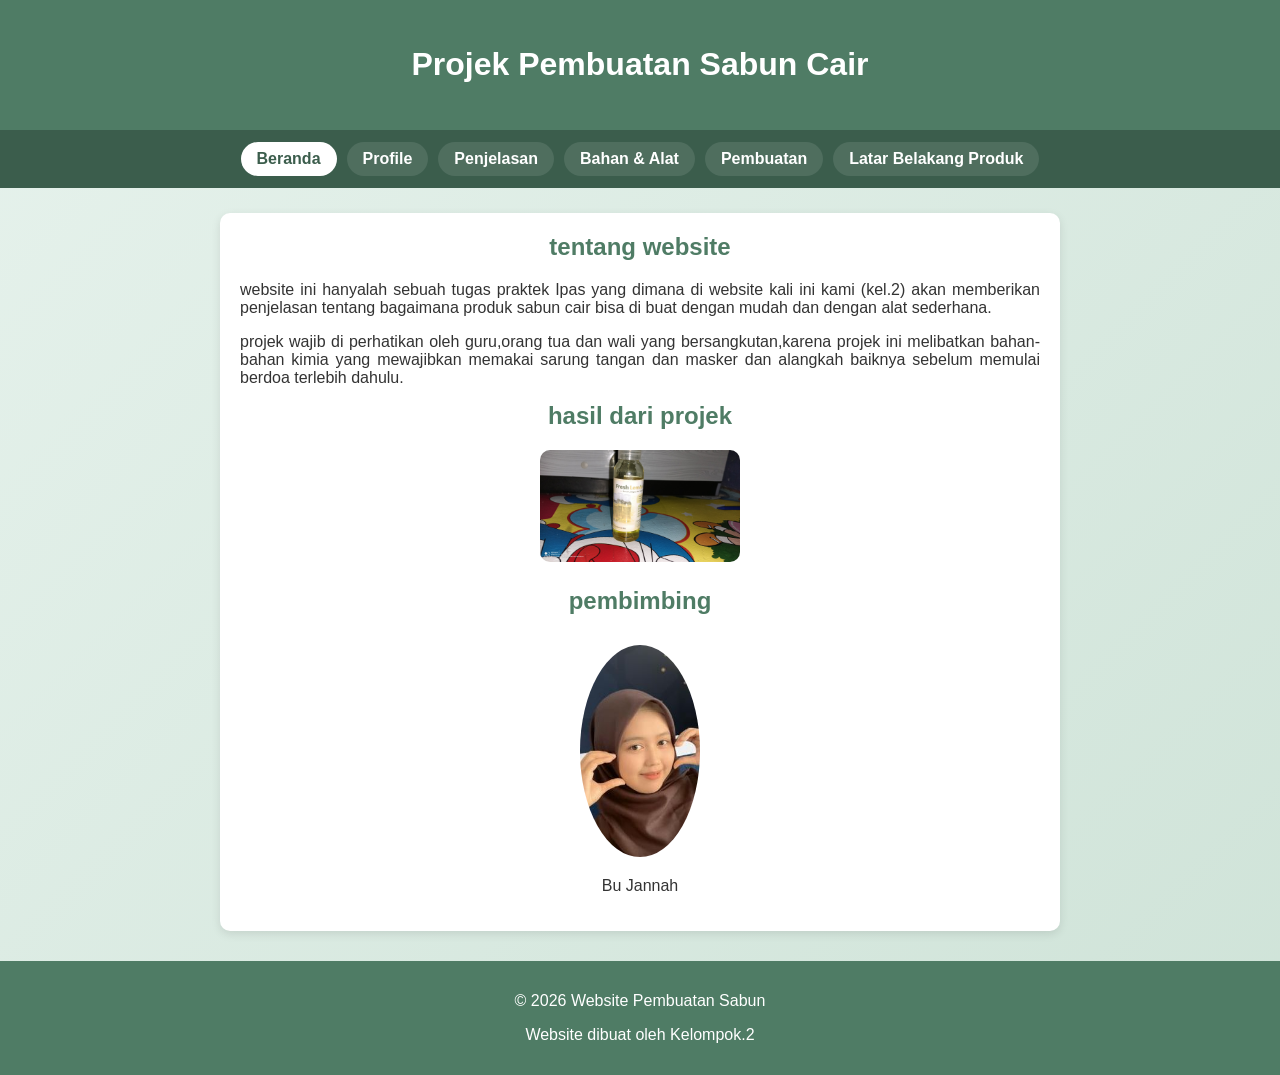
<file: index.html>
<!DOCTYPE html>

<html>
<head>
  <meta http-equiv="CONTENT-TYPE" content="text/html; charset=UTF-8">
  <meta name="viewport" content="width=device-width, initial-scale=1.0">
  <title>Projek Praktek Ipas Kel.2</title>
  <link rel="stylesheet" href="beranda.css">
</head>
<body>
  
  
  <header>
    <h1>Projek Pembuatan Sabun Cair</h1>
  </header>
  
  <nav>
    <a href="index.html" class="active" >Beranda</a>
    <a href="profile.html">Profile</a>
    <a href="penjelasan.html">Penjelasan</a>
    <a href="bahan.html">Bahan & Alat</a>
    <a href="pembuatan.html">Pembuatan</a>
    <a href="latar_belakang.html" >Latar Belakang Produk</a>
</nav>
  
  <section>
    <h1>tentang website</h1>
    <p class="p1">website ini hanyalah sebuah tugas praktek Ipas yang dimana di website kali ini kami (kel.2)
      akan memberikan penjelasan tentang bagaimana produk sabun cair bisa di buat dengan mudah
      dan dengan alat sederhana.</p>
    <p class="p2">projek wajib di perhatikan oleh guru,orang tua dan wali yang bersangkutan,karena projek ini
      melibatkan bahan-bahan kimia yang mewajibkan memakai sarung tangan dan masker dan alangkah baiknya
      sebelum memulai berdoa terlebih dahulu.
    </p>
    <h2>hasil dari projek</h2>
    <div class="hasil">
    <img src="hasil.jpg">
    </div>
    <div class="guru">
      <h2>pembimbing</h2>
  <img src="Bu jannah.jpg">
  <p>Bu Jannah</p>
</div>
  </section>
  
  <footer>
  <p>© 2026 Website Pembuatan Sabun</p>
  <p >Website dibuat oleh Kelompok.2</p>
</footer>
</body>
</html>
</file>
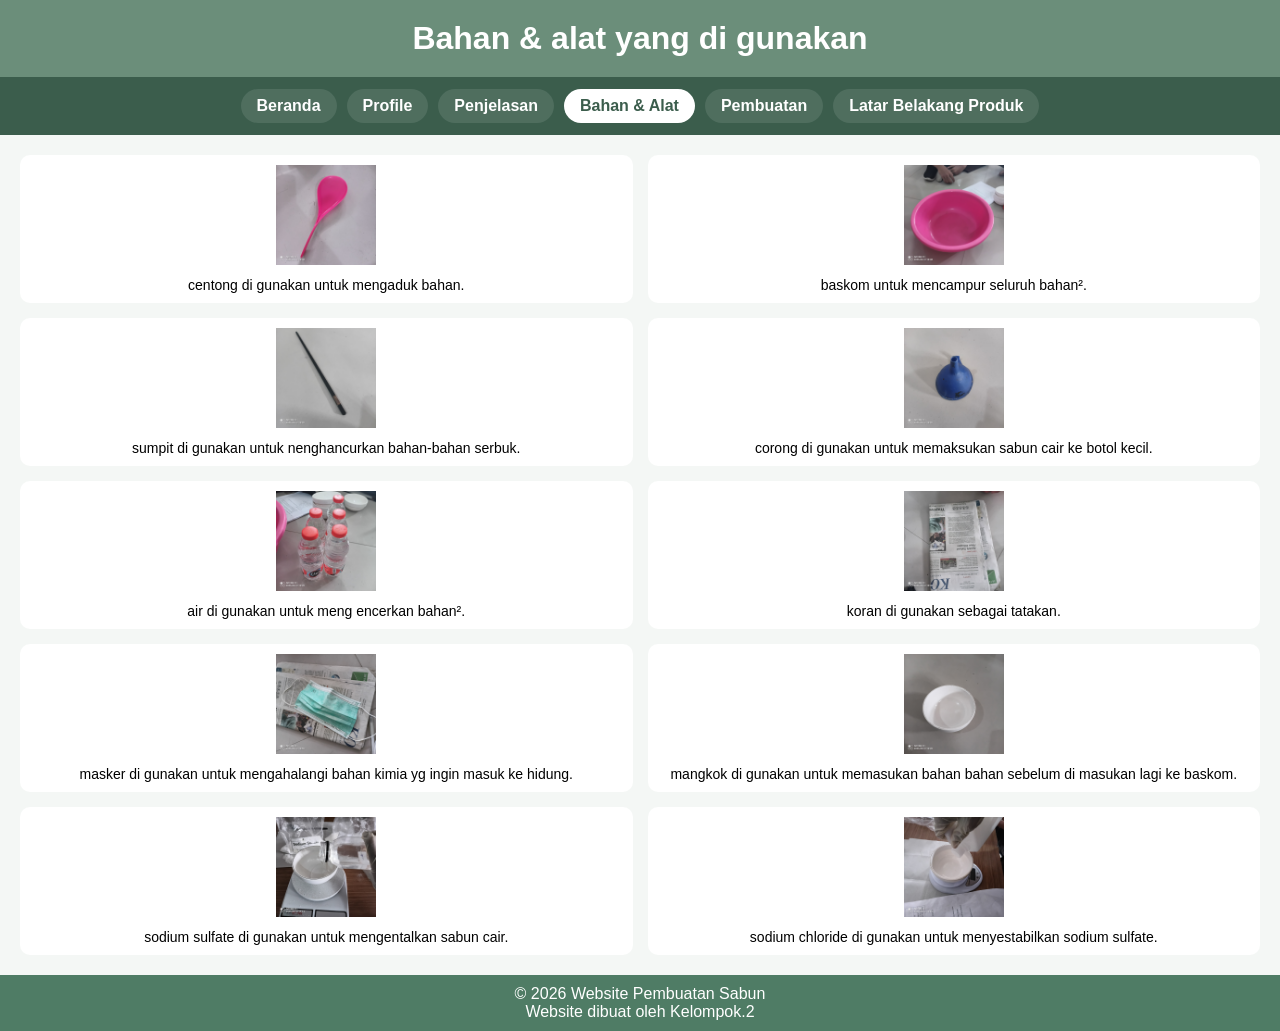
<file: bahan.html>
<!DOCTYPE html>

<html>
<head>
  <meta http-equiv="CONTENT-TYPE" content="text/html; charset=UTF-8">
  <meta name="viewport" content="width=device-width, initial-scale=1.0">
  <title>Bahan dan alat</title>
  <link rel="stylesheet" href="bahan.css">
</head>
<body>
 
  
  <header>
    <h1>Bahan & alat yang di gunakan</h1>
  </header>
  
    <nav>
    <a href="index.html" >Beranda</a>
    <a href="profile.html">Profile</a>
    <a href="penjelasan.html">Penjelasan</a>
    <a href="bahan.html" class="active">Bahan & Alat</a>
    <a href="pembuatan.html">Pembuatan</a>
    <a href="latar_belakang.html">Latar Belakang Produk</a>
</nav>
  
  <main>
    <div class="item">
  <img src="centong.jpg" alt="centong">
  <p>centong di gunakan untuk mengaduk bahan.</p>
</div>
    <div class="item">
  <img src="baskom.jpg" alt="baskom">
  <p>baskom untuk mencampur seluruh bahan².</p>
</div>
    <div class="item">
  <img src="sumpit.jpg" alt="sumpit">
  <p>sumpit di gunakan untuk nenghancurkan bahan-bahan serbuk.</p>
</div>
    <div class="item">
  <img src="mangkok.jpg" alt="mangkok">
  <p>corong di gunakan untuk memaksukan sabun cair ke botol kecil.</p>
</div>
    <div class="item">
  <img src="air.jpg" alt="air">
  <p>air di gunakan untuk meng encerkan bahan².</p>
</div>
    <div class="item">
  <img src="koran.jpg" alt="koran">
  <p>koran di gunakan sebagai tatakan.</p>
</div>
    <div class="item">
  <img src="masker.jpg" alt="masker">
  <p>masker di gunakan untuk mengahalangi bahan kimia yg ingin masuk ke hidung.</p>
</div>
    <div class="item">
  <img src="cerong.jpg" alt="cerong">
  <p>mangkok di gunakan untuk memasukan bahan bahan sebelum di masukan lagi ke baskom.</p>
    </div>
    <div class="item">
  <img src="1.jpg" alt="Sendok">
  <p>sodium sulfate di gunakan untuk mengentalkan sabun cair.</p>
</div>
    <div class="item">
  <img src="2.jpg" alt="Sendok">
  <p>sodium chloride di gunakan untuk menyestabilkan sodium sulfate.</p>
</div>
  </main>
  <footer>
  <p>© 2026 Website Pembuatan Sabun</p>
  <p>Website dibuat oleh Kelompok.2</p>
</footer>
</body>
</html>
</file>
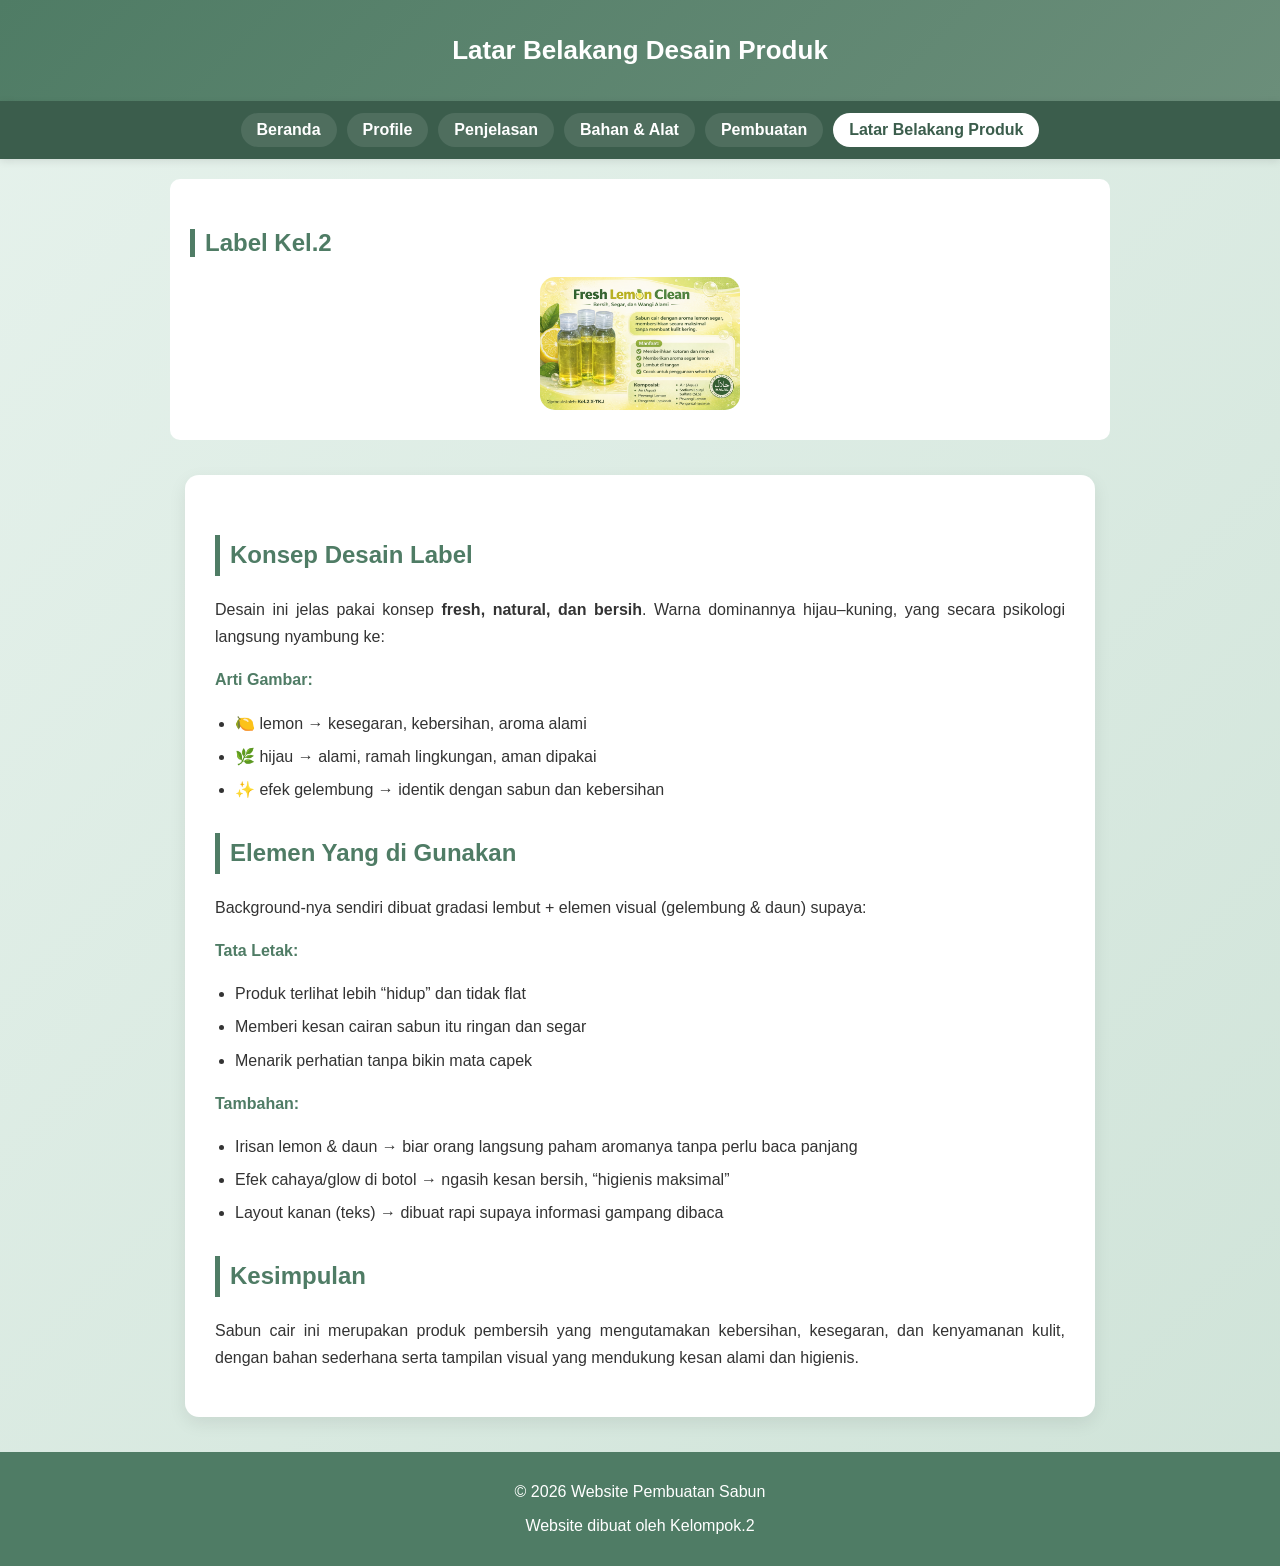
<file: latar_belakang.html>
<!DOCTYPE html>
<html lang="id">
<head>
    <meta charset="UTF-8">
    <meta name="viewport" content="width=device-width, initial-scale=1.0">
    <title>Latar Belakang Desain Sabun</title>
  <link rel="stylesheet" href="latar.css">
</head>
<body>
    
    <header>
        <h1>Latar Belakang Desain Produk</h1>
    </header>
    
       <nav>
    <a href="index.html" >Beranda</a>
    <a href="profile.html">Profile</a>
    <a href="penjelasan.html">Penjelasan</a>
    <a href="bahan.html">Bahan & Alat</a>
    <a href="pembuatan.html">Pembuatan</a>
    <a href="latar_belakang.html" class="active">Latar Belakang Produk</a>
</nav>
    
    <div>
        <h2>Label Kel.2</h2>
        <img src="label.jpg">
    </div>
    
    <main>

        <h2>Konsep Desain Label</h2>
<p class="p1">
Desain ini jelas pakai konsep <b>fresh, natural, dan bersih</b>. 
Warna dominannya hijau–kuning, yang secara psikologi langsung nyambung ke:
</p>
       
        <p><strong>Arti Gambar:</strong></p>
<ul>
    <li>🍋 lemon → kesegaran, kebersihan, aroma alami</li>
    <li>🌿 hijau → alami, ramah lingkungan, aman dipakai</li>
    <li>✨ efek gelembung → identik dengan sabun dan kebersihan</li>
</ul>

        <h2>Elemen Yang di Gunakan</h2>
        
<p class="p1">
Background-nya sendiri dibuat gradasi lembut + elemen visual (gelembung & daun) supaya:
</p>
        
        
        <p><strong>Tata Letak:</strong></p>

<ul>
    <li>Produk terlihat lebih “hidup” dan tidak flat</li>
    <li>Memberi kesan cairan sabun itu ringan dan segar</li>
    <li>Menarik perhatian tanpa bikin mata capek</li>
</ul>

<p><strong>Tambahan:</strong></p>
<ul>
    <li>Irisan lemon & daun → biar orang langsung paham aromanya tanpa perlu baca panjang</li>
    <li>Efek cahaya/glow di botol → ngasih kesan bersih, “higienis maksimal”</li>
    <li>Layout kanan (teks) → dibuat rapi supaya informasi gampang dibaca</li>
</ul>

        <h2>Kesimpulan</h2>
<p class="p1"> 
Sabun cair ini merupakan produk pembersih yang mengutamakan kebersihan, kesegaran, 
dan kenyamanan kulit, dengan bahan sederhana serta tampilan visual yang mendukung kesan alami dan higienis.
</p>

        </main>

     <footer>
  <p>© 2026 Website Pembuatan Sabun</p>
  <p >Website dibuat oleh Kelompok.2</p>
</footer>
</body>
</html>
</file>
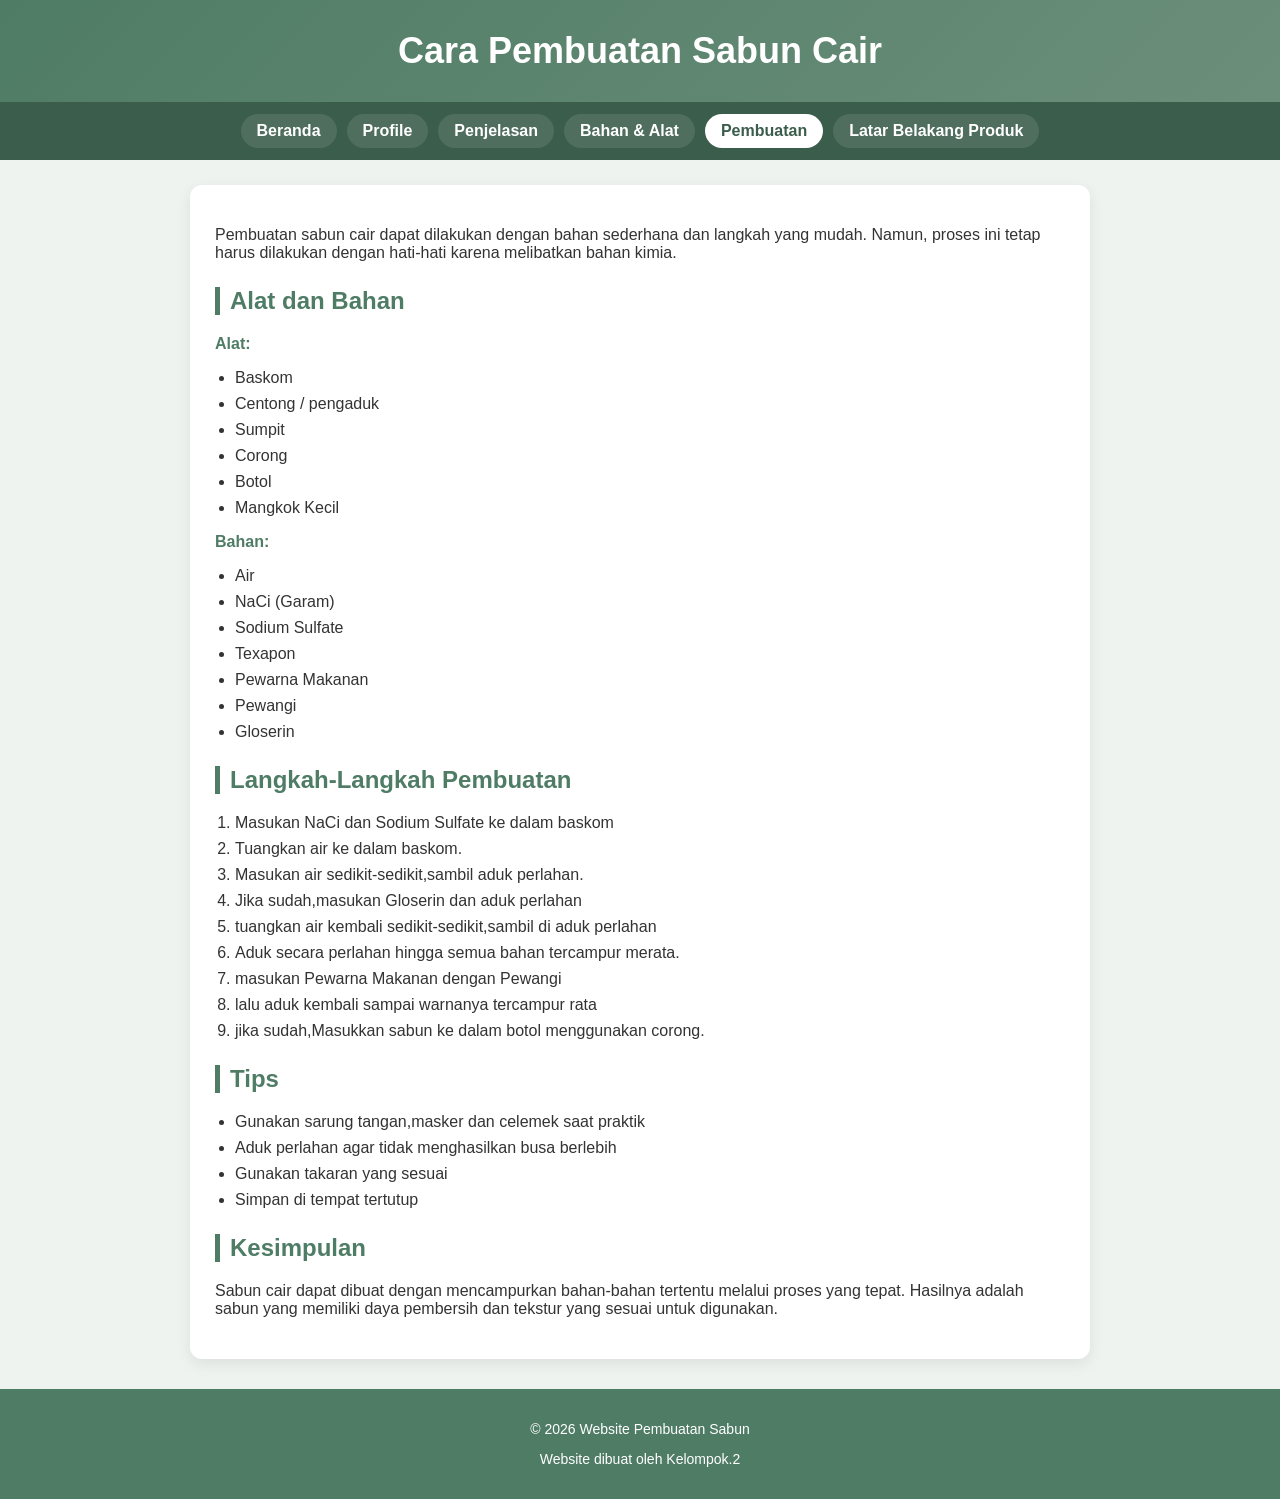
<file: pembuatan.html>
<!DOCTYPE html>
<html lang="id">
<head>
    <meta charset="UTF-8">
    <meta name="viewport" content="width=device-width, initial-scale=1.0">
    <title>Pembuatan Sabun Cair</title>
    <link rel="stylesheet" href="pembuatan.css">
</head>

<body>

<header>
    <h1>Cara Pembuatan Sabun Cair</h1>
</header>
  
 
      <nav>
    <a href="index.html" >Beranda</a>
    <a href="profile.html">Profile</a>
    <a href="penjelasan.html">Penjelasan</a>
    <a href="bahan.html">Bahan & Alat</a>
    <a href="pembuatan.html" class="active">Pembuatan</a>
    <a href="latar_belakang.html" >Latar Belakang Produk</a>
</nav>
    
<main>

    <p>
        Pembuatan sabun cair dapat dilakukan dengan bahan sederhana dan langkah yang mudah.
        Namun, proses ini tetap harus dilakukan dengan hati-hati karena melibatkan bahan kimia.
    </p>

    <h2>Alat dan Bahan</h2>

    <p><strong>Alat:</strong></p>
    <ul>
        <li>Baskom</li>
        <li>Centong / pengaduk</li>
        <li>Sumpit</li>
        <li>Corong</li>
        <li>Botol</li>
        <li>Mangkok Kecil</li>
    </ul>

    <p><strong>Bahan:</strong></p>
    <ul>
        <li>Air</li>
        <li>NaCi (Garam)</li>
        <li>Sodium Sulfate</li>
        <li>Texapon</li>
        <li>Pewarna Makanan</li>
        <li>Pewangi</li>
        <li>Gloserin</li>
    </ul>

    <h2>Langkah-Langkah Pembuatan</h2>

    <ol>
        <li>Masukan NaCi dan Sodium Sulfate ke dalam baskom</li>
        <li>Tuangkan air ke dalam baskom.</li>
        <li>Masukan air sedikit-sedikit,sambil aduk perlahan.</li>
        <li>Jika sudah,masukan Gloserin dan aduk perlahan</li>
        <li>tuangkan air kembali sedikit-sedikit,sambil di aduk perlahan</li>
        <li>Aduk secara perlahan hingga semua bahan tercampur merata.</li>
        <li>masukan Pewarna Makanan dengan Pewangi</li>
        <li>lalu aduk kembali sampai warnanya tercampur rata</li>
        <li> jika sudah,Masukkan sabun ke dalam botol menggunakan corong.</li>
    </ol>

    <h2>Tips</h2>
    <ul>
        <li>Gunakan sarung tangan,masker dan celemek saat praktik</li>
        <li>Aduk perlahan agar tidak menghasilkan busa berlebih</li>
        <li>Gunakan takaran yang sesuai</li>
        <li>Simpan di tempat tertutup</li>
    </ul>

    <h2>Kesimpulan</h2>
    <p>
        Sabun cair dapat dibuat dengan mencampurkan bahan-bahan tertentu melalui proses yang tepat.
        Hasilnya adalah sabun yang memiliki daya pembersih dan tekstur yang sesuai untuk digunakan.
    </p>

</main>

<footer>
    <p>© 2026 Website Pembuatan Sabun</p>
    <p>Website dibuat oleh Kelompok.2</p>
</footer>

</body>
</html>
</file>
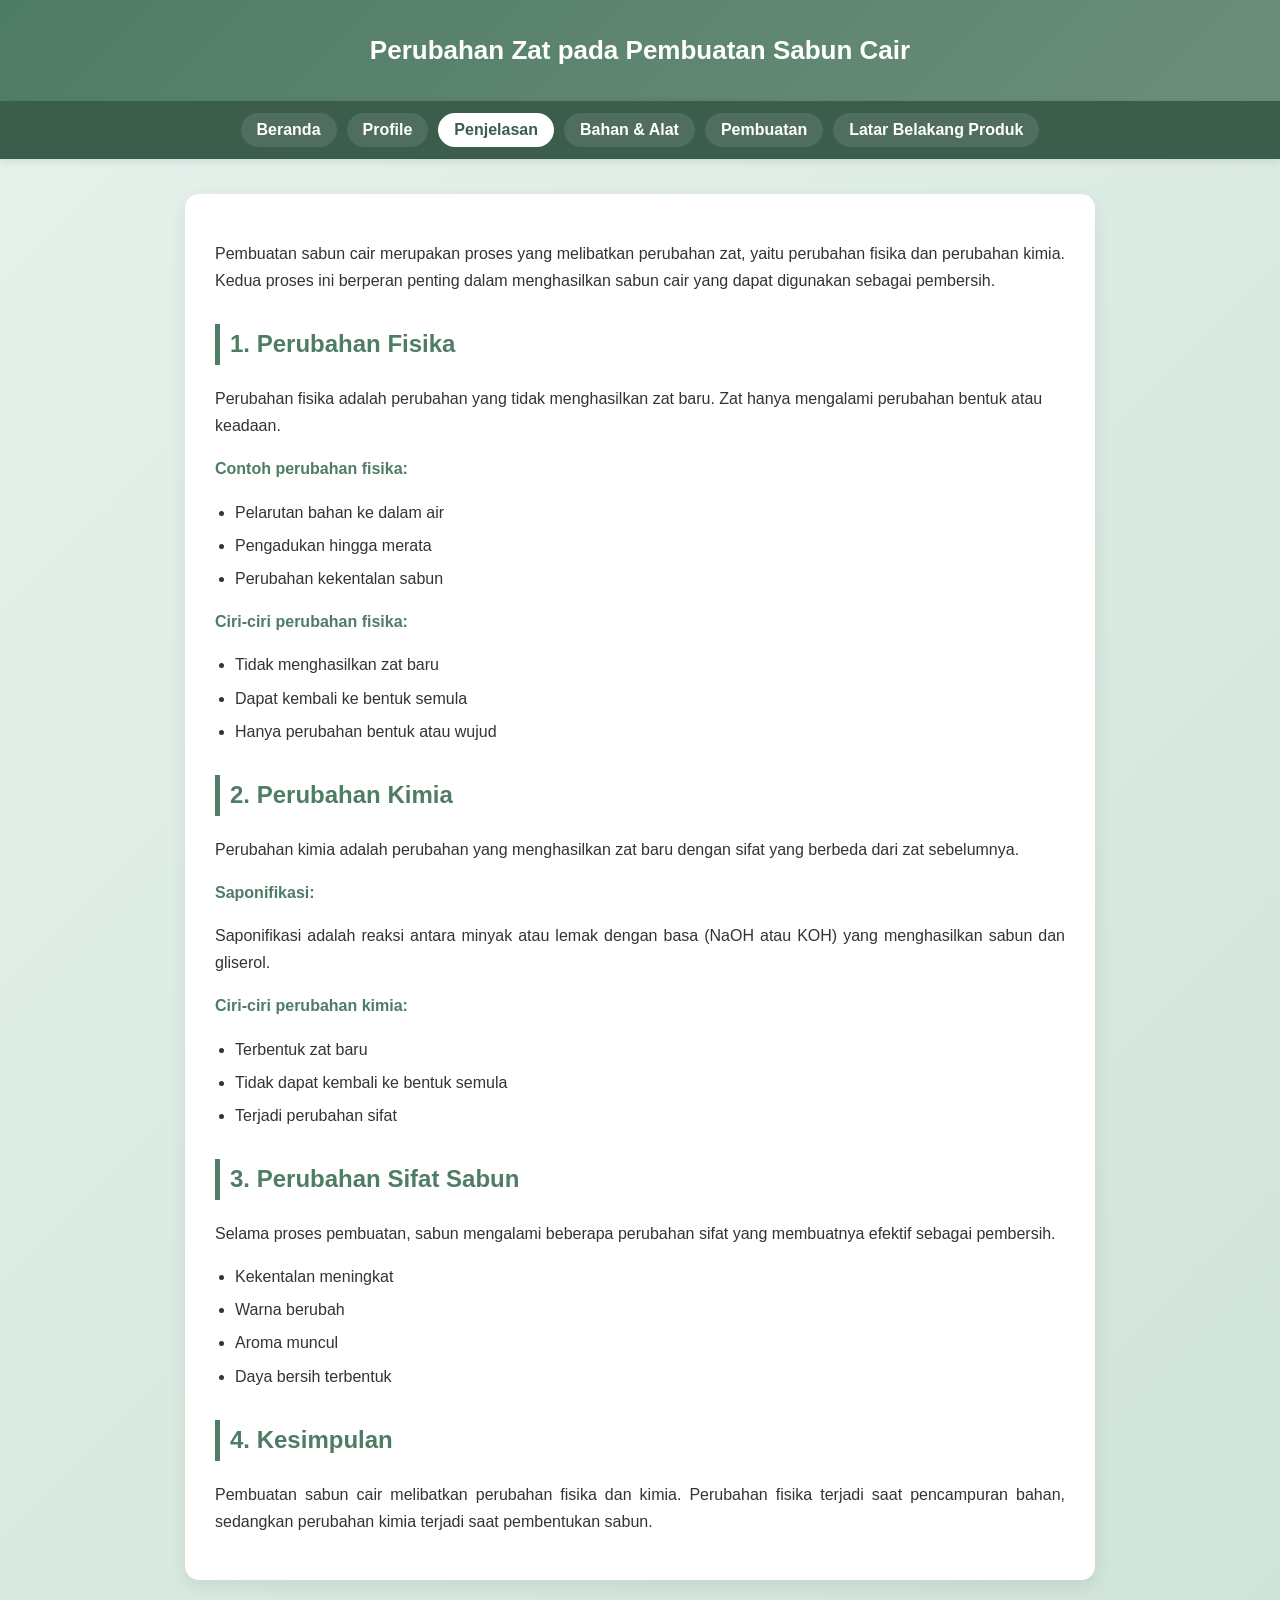
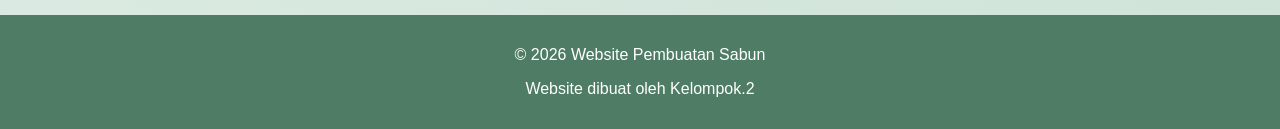
<file: penjelasan.html>
<!DOCTYPE html>
<html lang="id">
<head>
    <meta charset="UTF-8">
    <meta name="viewport" content="width=device-width, initial-scale=1.0">
    <title>Perubahan Zat Sabun Cair</title>
  <link rel="stylesheet" href="penjelasan.css">
</head>

<body>
  
    <header>
        <h1>Perubahan Zat pada Pembuatan Sabun Cair</h1>
    </header>
  
   <nav>
    <a href="index.html" >Beranda</a>
    <a href="profile.html">Profile</a>
    <a href="penjelasan.html" class="active">Penjelasan</a>
    <a href="bahan.html">Bahan & Alat</a>
    <a href="pembuatan.html">Pembuatan</a>
    <a href="latar_belakang.html" >Latar Belakang Produk</a>
</nav>

    <main>

        <p class="p1">
            Pembuatan sabun cair merupakan proses yang melibatkan perubahan zat,
            yaitu perubahan fisika dan perubahan kimia. Kedua proses ini berperan
            penting dalam menghasilkan sabun cair yang dapat digunakan sebagai
            pembersih.
        </p>

        <h2>1. Perubahan Fisika</h2>
        <p>
            Perubahan fisika adalah perubahan yang tidak menghasilkan zat baru.
            Zat hanya mengalami perubahan bentuk atau keadaan.
        </p>

        <p><strong>Contoh perubahan fisika:</strong></p>
        <ul>
            <li>Pelarutan bahan ke dalam air</li>
            <li>Pengadukan hingga merata</li>
            <li>Perubahan kekentalan sabun</li>
        </ul>

        <p><strong>Ciri-ciri perubahan fisika:</strong></p>
        <ul>
            <li>Tidak menghasilkan zat baru</li>
            <li>Dapat kembali ke bentuk semula</li>
            <li>Hanya perubahan bentuk atau wujud</li>
        </ul>

        <h2>2. Perubahan Kimia</h2>
        <p class="p1">
            Perubahan kimia adalah perubahan yang menghasilkan zat baru dengan
            sifat yang berbeda dari zat sebelumnya.
        </p>

        <p><strong>Saponifikasi:</strong></p>
        <p class="p1">
            Saponifikasi adalah reaksi antara minyak atau lemak dengan basa
            (NaOH atau KOH) yang menghasilkan sabun dan gliserol.
        </p>

        <p><strong>Ciri-ciri perubahan kimia:</strong></p>
        <ul>
            <li>Terbentuk zat baru</li>
            <li>Tidak dapat kembali ke bentuk semula</li>
            <li>Terjadi perubahan sifat</li>
        </ul>

        <h2>3. Perubahan Sifat Sabun</h2>
        <p class="p1">
            Selama proses pembuatan, sabun mengalami beberapa perubahan sifat
            yang membuatnya efektif sebagai pembersih.
        </p>

        <ul>
            <li>Kekentalan meningkat</li>
            <li>Warna berubah</li>
            <li>Aroma muncul</li>
            <li>Daya bersih terbentuk</li>
        </ul>

        <h2>4. Kesimpulan</h2>
        <p class="p1">
            Pembuatan sabun cair melibatkan perubahan fisika dan kimia.
            Perubahan fisika terjadi saat pencampuran bahan, sedangkan
            perubahan kimia terjadi saat pembentukan sabun.
        </p>
    </main>

  <footer>
  <p>© 2026 Website Pembuatan Sabun</p>
  <p>Website dibuat oleh Kelompok.2</p>
</footer>
</body>
</html>
</file>
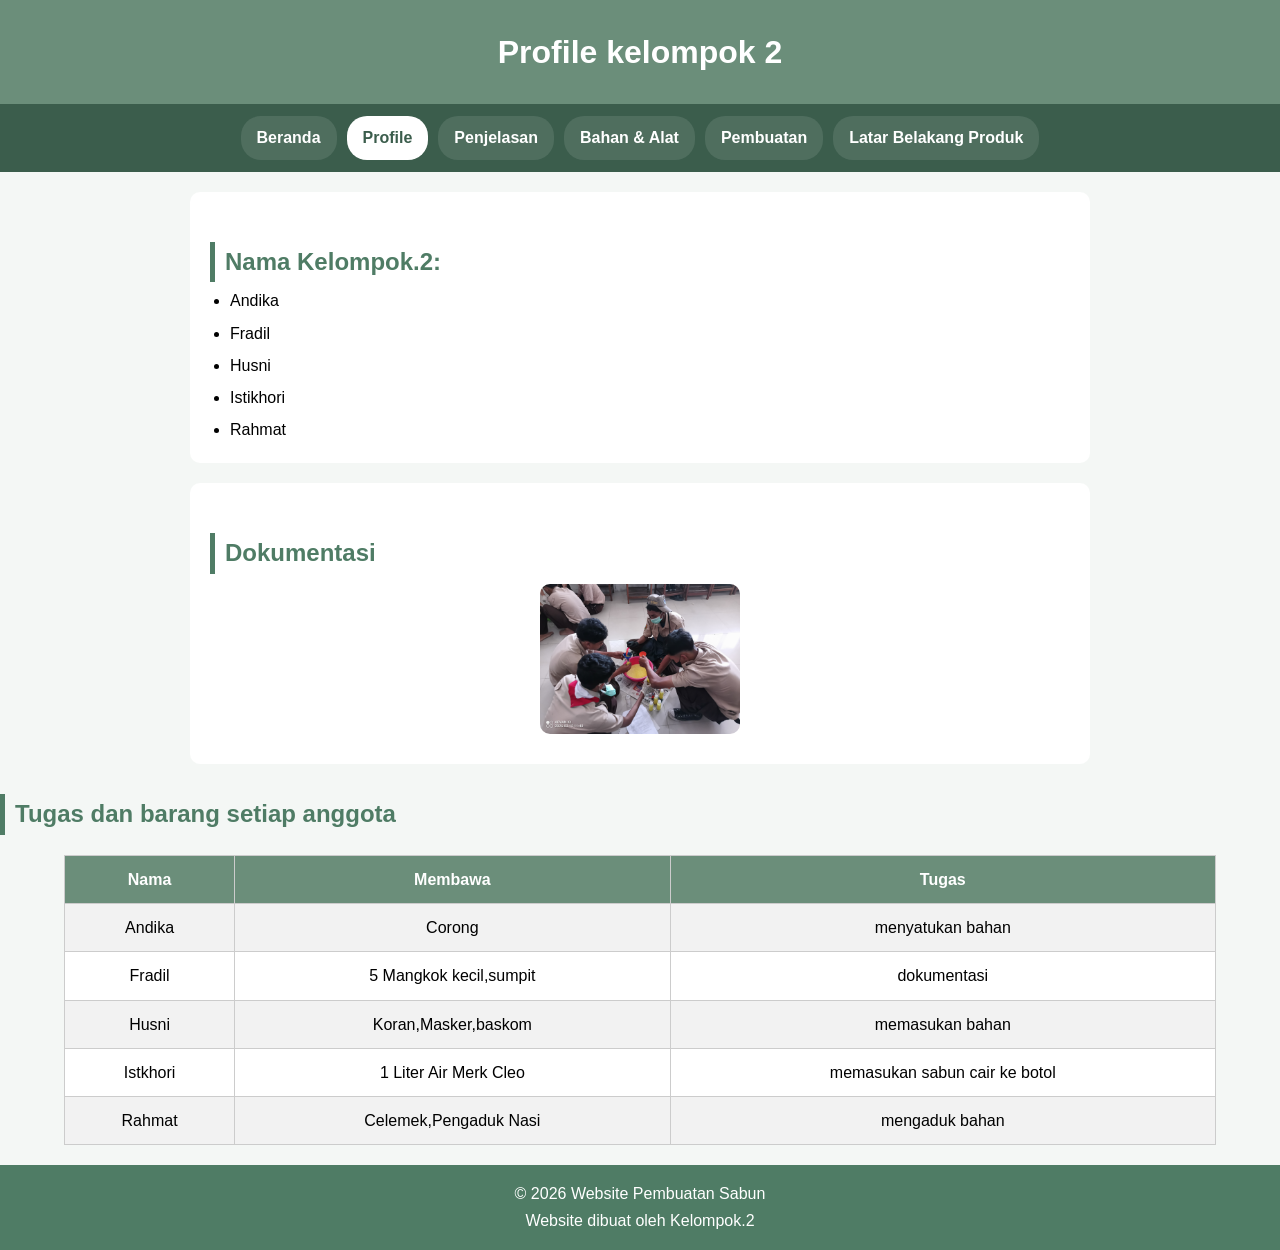
<file: profile.html>
<!DOCTYPE html>

<html>
<head>
  <meta http-equiv="CONTENT-TYPE" content="text/html; charset=UTF-8">
  <meta name="viewport" content="width=device-width, initial-scale=1.0">
  <title>Profile kel.2</title>
  <link rel="stylesheet" href="profile.css">
</head>
<body>
  

  
  <header>
  <h1>Profile kelompok 2</h1>
  </header>
 
      <nav>
    <a href="index.html" >Beranda</a>
    <a href="profile.html" class="active">Profile</a>
    <a href="penjelasan.html">Penjelasan</a>
    <a href="bahan.html">Bahan & Alat</a>
    <a href="pembuatan.html">Pembuatan</a>
    <a href="latar_belakang.html" >Latar Belakang Produk</a>
      </nav>
  
  <section>
    <h2>Nama Kelompok.2:</h2>
 <ul>
  <li>Andika</li>
  <li>Fradil</li>
  <li>Husni</li>
  <li>Istikhori</li>
  <li>Rahmat</li>
  </section>
  </ul>
  
  <section>
    <h2>Dokumentasi</h2>
    <img src="profile.jpg">
  </section>
  
  <main>
    <h2 class="1">Tugas dan barang setiap anggota</h2>
    <table>
      <tr>
        <th>Nama</th>
        <th>Membawa</th>
        <th>Tugas</th>
      </tr>
      <tr>
        <td>Andika</td>
        <td>Corong</td>
        <td>menyatukan bahan</td>
      </tr>
      <tr>
        <td>Fradil</td>
        <td>5 Mangkok kecil,sumpit</td>
        <td>dokumentasi</td>
      </tr>
      <tr>
        <td>Husni</td>
        <td>Koran,Masker,baskom</td>
        <td>memasukan bahan</td>
      </tr>
      <tr>
        <td>Istkhori</td>
        <td>1 Liter Air Merk Cleo</td>
        <td>memasukan sabun cair ke botol</td>
      </tr>
      <tr>
        <td>Rahmat</td>
        <td>Celemek,Pengaduk Nasi</td>
        <td>mengaduk bahan</td>
      </tr>
    </table>
  </main>
  
  <footer>
  <p>© 2026 Website Pembuatan Sabun</p>
  <p>Website dibuat oleh Kelompok.2</p>
</footer>
</body>
</html>
</file>
<file: beranda.css>
body {
    font-family: Arial, sans-serif;
    margin: 0;
    background: linear-gradient(135deg, #e6f2ec, #cfe3d8);
    color: #333;
}

header {
    background: #4f7c65;
    color: white;
    text-align: center;
    padding: 25px 10px;
}

nav {
    display: flex;
    justify-content: center;
    flex-wrap: wrap;
    gap: 10px;
    background: #3b5d4c;
    padding: 12px;
}

nav a {
    color: white;
    text-decoration: none;
    padding: 8px 16px;
    border-radius: 20px;
    background: rgba(255,255,255,0.1);
    transition: 0.3s;
    font-weight: bold;
}

nav a:hover {
    background: white;
    color: #3b5d4c;
}

nav a.active {
    background: white;
    color: #3b5d4c;
}

section {
    max-width: 800px;
    margin: 25px auto;
    padding: 20px;
    background: white;
    border-radius: 10px;
    box-shadow: 0 3px 10px rgba(0,0,0,0.1);
    text-align: center;
}

section h1 {
    margin-top: 0;
    color: #4f7c65;
}

h2 {
    margin-top: 0;
    color: #4f7c65;
}

.p1, .p2 {
    text-align: justify;
    margin-bottom: 15px;
}

section img {
    margin-top: 10px;
    border-radius: 10px;
}

.hasil img{
    display: block;
    margin: 10px auto;
    max-width: 200px;
    border-radius: 10px;
    height: auto;
}

.guru {
    margin-top: 25px;
}

.guru img {
    width: 120px;
    border-radius: 50%;
    margin-top: 10px;
    background-color: 4f7c65;
}

footer {
    text-align: center;
    padding: 15px;
    background: #4f7c65;
    color: white;
    margin-top: 30px;
}
</file>
<file: bahan.css>
/* RESET DASAR */
* {
    margin: 0;
    padding: 0;
    box-sizing: border-box;
}

/* BODY */
body {
    font-family: Arial, sans-serif;
    background-color: #f4f7f5;
}

/* HEADER */
header {
    background-color: #6b8e7a;
    color: white;
    text-align: center;
    padding: 20px;
}

nav {
    display: flex;
    justify-content: center;
    flex-wrap: wrap;
    gap: 10px;
    background: #3b5d4c;
    padding: 12px;
}

nav a {
    color: white;
    text-decoration: none;
    padding: 8px 16px;
    border-radius: 20px;
    background: rgba(255,255,255,0.1);
    transition: 0.3s;
    font-weight: bold;
}

nav a:hover {
    background: white;
    color: #3b5d4c;
    transform: translateY(-2px);
}

nav a.active {
    background: white;
    color: #3b5d4c;
}

/* GRID UTAMA */
main {
    display: grid;
    grid-template-columns: repeat(2, 1fr); /* 2 kolom biar pasti keliatan */
    gap: 15px;
    padding: 20px;
}

/* ITEM */
.item {
    background-color: white;
    padding: 10px;
    border-radius: 10px;
    text-align: center;
}

/* GAMBAR */
.item img {
    width: 100px; /* kecilin biar rapi */
    height: auto;
}

/* TEKS */
.item p {
    margin-top: 8px;
    font-size: 14px;
}

/* FOOTER */
footer {
    background-color: #4f7c65;
    color: white;
    text-align: center;
    padding: 10px;
}
</file>
<file: latar.css>
body {
    font-family: Arial, sans-serif;
    margin: 0;
    background: linear-gradient(135deg, #e6f2ec, #cfe3d8);
    color: #333;
}

header {
    background: linear-gradient(135deg, #4f7c65, #6b8e7a);
    color: white;
    text-align: center;
    padding: 35px 15px;
}

header h1 {
    margin: 0;
    font-size: 26px;
}

header p {
    margin-top: 10px;
    font-size: 14px;
    opacity: 0.9;
}

nav {
    display: flex;
    justify-content: center;
    flex-wrap: wrap;
    gap: 10px;
    background: #3b5d4c;
    padding: 12px;
    box-shadow: 0 2px 8px rgba(0,0,0,0.1);
}

nav a {
    color: white;
    text-decoration: none;
    padding: 8px 16px;
    border-radius: 20px;
    background: rgba(255,255,255,0.1);
    transition: 0.3s;
    font-weight: bold;
}

nav a:hover {
    background: white;
    color: #3b5d4c;
    transform: translateY(-2px);
}

nav a.active {
    background: white;
    color: #3b5d4c;
}

div {
    max-width: 900px;
    margin: 20px auto;
    background: white;
    padding: 20px;
    border-radius: 10px;
}

div img{ 
    display: block;
    margin: 10px auto;
    max-width: 200px;
    border-radius: 15px;
}

main {
    max-width: 850px;
    margin: 35px auto;
    padding: 30px;
    background: white;
    border-radius: 14px;
    box-shadow: 0 6px 18px rgba(0,0,0,0.08);
    line-height: 1.7;
}

h2 {
    color: #4f7c65;
    margin-top: 30px;
    border-left: 5px solid #4f7c65;
    padding-left: 10px;
}

.p1{
    text-align: justify;
    margin-bottom: 15px;
}

ul {
    padding-left: 20px;
    margin-bottom: 15px;
}

li {
    margin-bottom: 6px;
}

strong {
    color: #4f7c65;
}

footer{
    text-align: center;
    padding: 15px;
    background: #4f7c65;
    color: white;
    margin-top: 30px;
}
</file>
<file: pembuatan.css>
body {
    font-family: Arial, sans-serif;
    margin: 0;
    background: #eef3f0;
    color: #333;
}

header {
    background: linear-gradient(135deg, #4f7c65, #6b8e7a);
    color: white;
    text-align: center;
    padding: 30px 15px;
}

header h1 {
    margin: 0;
    font-size: 36px;
}

header p {
    margin-top: 8px;
    font-size: 14px;
}

nav {
    display: flex;
    justify-content: center;
    flex-wrap: wrap;
    gap: 10px;
    background: #3b5d4c;
    padding: 12px;
}

nav a {
    color: white;
    text-decoration: none;
    padding: 8px 16px;
    border-radius: 20px;
    background: rgba(255,255,255,0.1);
    transition: 0.3s;
    font-weight: bold;
}

nav a:hover {
    background: white;
    color: #3b5d4c;
    transform: translateY(-2px);
}

nav a.active {
    background: white;
    color: #3b5d4c;
}

main {
    max-width: 850px;
    margin: 25px auto;
    padding: 25px;
    background: white;
    border-radius: 12px;
    box-shadow: 0 5px 15px rgba(0,0,0,0.08);
}

h2 {
    color: #4f7c65;
    margin-top: 25px;
    border-left: 5px solid #4f7c65;
    padding-left: 10px;
}

strong {
    color: #4f7c65;
}


ul, ol {
    padding-left: 20px;
}

li {
    margin-bottom: 8px;
}

footer {
    text-align: center;
    padding: 18px;
    background: #4f7c65;
    color: white;
    margin-top: 30px;
    font-size: 14px;
}
</file>
<file: penjelasan.css>
body {
    font-family: Arial, sans-serif;
    margin: 0;
    background: linear-gradient(135deg, #e6f2ec, #cfe3d8);
    color: #333;
}

header {
    background: linear-gradient(135deg, #4f7c65, #6b8e7a);
    color: white;
    text-align: center;
    padding: 35px 15px;
}

header h1 {
    margin: 0;
    font-size: 26px;
}

header p {
    margin-top: 10px;
    font-size: 14px;
    opacity: 0.9;
}

nav {
    display: flex;
    justify-content: center;
    flex-wrap: wrap;
    gap: 10px;
    background: #3b5d4c;
    padding: 12px;
    box-shadow: 0 2px 8px rgba(0,0,0,0.1);
}

nav a {
    color: white;
    text-decoration: none;
    padding: 8px 16px;
    border-radius: 20px;
    background: rgba(255,255,255,0.1);
    transition: 0.3s;
    font-weight: bold;
}

nav a:hover {
    background: white;
    color: #3b5d4c;
    transform: translateY(-2px);
}

nav a.active {
    background: white;
    color: #3b5d4c;
}

main {
    max-width: 850px;
    margin: 35px auto;
    padding: 30px;
    background: white;
    border-radius: 14px;
    box-shadow: 0 6px 18px rgba(0,0,0,0.08);
    line-height: 1.7;
}

h2 {
    color: #4f7c65;
    margin-top: 30px;
    border-left: 5px solid #4f7c65;
    padding-left: 10px;
}

.p1{
    text-align: justify;
    margin-bottom: 15px;
}

ul {
    padding-left: 20px;
    margin-bottom: 15px;
}

li {
    margin-bottom: 6px;
}

strong {
    color: #4f7c65;
}

footer {
    text-align: center;
    padding: 15px;
    background: #4f7c65;
    color: white;
    margin-top: 30px;
}
</file>
<file: profile.css>
* {
    margin: 0;
    padding: 0;
    box-sizing: border-box;
}

body {
    font-family: Arial, sans-serif;
    background-color: #f4f7f5;
    line-height: 1.7;
}

header {
    background-color: #6b8e7a;
    color: white;
    text-align: center;
    padding: 25px;
}

h2 {
    color: #4f7c65;
    margin-top: 30px;
    border-left: 5px solid #4f7c65;
    padding-left: 10px;
}
h2,.1 {
    color: #4f7c65;
    margin-top: 30px;
    padding-left: 10px;
}

nav {
    display: flex;
    justify-content: center;
    flex-wrap: wrap;
    gap: 10px;
    background: #3b5d4c;
    padding: 12px;
}

nav a {
    color: white;
    text-decoration: none;
    padding: 8px 16px;
    border-radius: 20px;
    background: rgba(255,255,255,0.1);
    transition: 0.3s;
    font-weight: bold;
}

nav a:hover {
    background: white;
    color: #3b5d4c;
    transform: translateY(-2px);
}

nav a.active {
    background: white;
    color: #3b5d4c;
}

/* Section */
section {
    max-width: 900px;
    margin: 20px auto;
    background: white;
    padding: 20px;
    border-radius: 10px;
}


/* List nama */
section li {
    margin-left: 20px;
    margin-top: 5px;
}

/* Gambar */
section img {
    display: block;
    margin: 10px auto;
    max-width: 200px;
    border-radius: 10px;
}

/* Tabel */
table {
    width: 90%;
    margin: 20px auto;
    border-collapse: collapse;
    background: white;
}

th, td {
    border: 1px solid #ccc;
    padding: 10px;
    text-align: center;
}

th {
    background-color: #6b8e7a;
    color: white;
}

tr:nth-child(even) {
    background-color: #f2f2f2;
}

/* Footer */
footer {
    text-align: center;
    background-color: #4f7c65;
    color: white;
    padding: 15px;
    margin-top: 20px;
}
</file>
